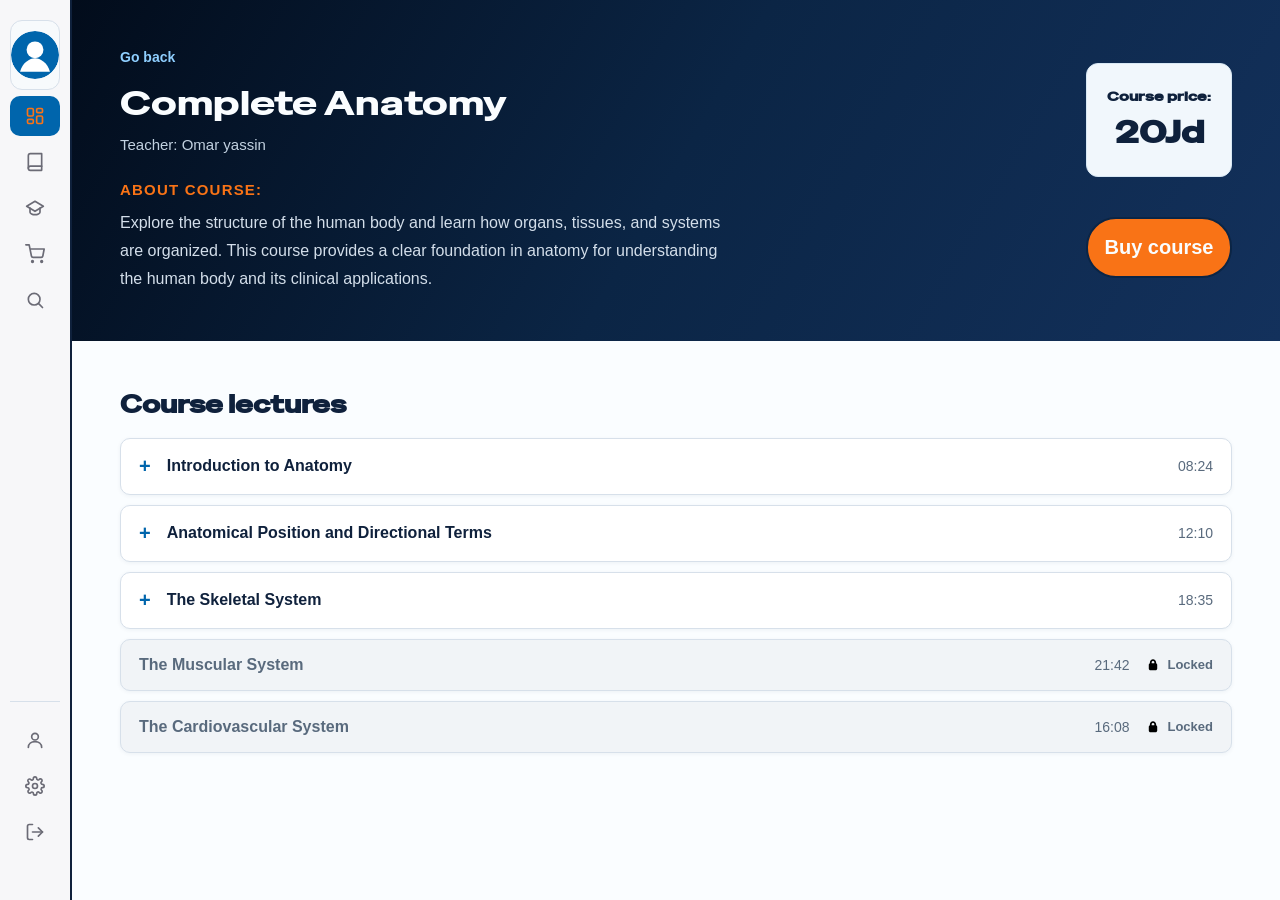
<file: index.html>
<!DOCTYPE html>
<html lang="en">
<head>
    <meta charset="UTF-8">
    <meta name="viewport" content="width=device-width, initial-scale=1.0">
    <title>Document</title>
        <link rel="preconnect" href="https://fonts.googleapis.com">
  <link rel="preconnect" href="https://fonts.gstatic.com" crossorigin>
  <link href="https://fonts.googleapis.com/css2?family=Baloo+Bhai+2:wght@400..800&family=SN+Pro:ital,wght@0,200..900;1,200..900&family=Special+Gothic+Expanded+One&display=swap" rel="stylesheet">
  <link rel="preconnect" href="https://fonts.googleapis.com">
<link rel="preconnect" href="https://fonts.gstatic.com" crossorigin>
<link href="https://fonts.googleapis.com/css2?family=Vina+Sans&display=swap" rel="stylesheet">
    <link rel="stylesheet" href="index.css"/>
</head>
<body>
    <aside class="sidebar">
    <h1>Logo</h1>
 
    <div class="student-info">
      <img src="data:image/svg+xml,%3Csvg xmlns='http://www.w3.org/2000/svg' viewBox='0 0 74 74'%3E%3Ccircle cx='37' cy='37' r='37' fill='%230065ac'/%3E%3Ccircle cx='37' cy='29' r='13' fill='%23ffffff'/%3E%3Cpath d='M14 63c3-14 15-21 23-21s20 7 23 21' fill='%23ffffff'/%3E%3C/svg%3E" alt="Student avatar" width="48" height="48">
      <div>
        <p>Student Name</p>
        <span>4th year at JU</span>
      </div>
    </div>
 
    <div class="nav-section">
      <p class="section-label">Overview</p>
      <a href="#" class="nav-item active">
        <svg class="icon" viewBox="0 0 24 24" fill="none" stroke="currentColor" stroke-width="2" stroke-linecap="round" stroke-linejoin="round"><rect x="3" y="3" width="7" height="9" rx="1.5"/><rect x="14" y="3" width="7" height="5" rx="1.5"/><rect x="14" y="12" width="7" height="9" rx="1.5"/><rect x="3" y="16" width="7" height="5" rx="1.5"/></svg>
        <span>Dashboard</span>
      </a>
      <a href="#" class="nav-item">
        <svg class="icon" viewBox="0 0 24 24" fill="none" stroke="currentColor" stroke-width="2" stroke-linecap="round" stroke-linejoin="round"><path d="M4 19.5A2.5 2.5 0 0 1 6.5 17H20"/><path d="M6.5 2H20v20H6.5A2.5 2.5 0 0 1 4 19.5v-15A2.5 2.5 0 0 1 6.5 2z"/></svg>
        <span>Courses</span>
      </a>
      <a href="#" class="nav-item">
        <svg class="icon" viewBox="0 0 24 24" fill="none" stroke="currentColor" stroke-width="2" stroke-linecap="round" stroke-linejoin="round"><path d="M22 10L12 4 2 10l10 6 10-6z"/><path d="M6 12v5c0 1.5 3 3 6 3s6-1.5 6-3v-5"/></svg>
        <span>My Courses</span>
      </a>
      <a href="#" class="nav-item">
        <svg class="icon" viewBox="0 0 24 24" fill="none" stroke="currentColor" stroke-width="2" stroke-linecap="round" stroke-linejoin="round"><circle cx="9" cy="21" r="1"/><circle cx="20" cy="21" r="1"/><path d="M1 1h4l2.7 13.4a2 2 0 0 0 2 1.6h9.7a2 2 0 0 0 2-1.6L23 6H6"/></svg>
        <span>Store</span>
      </a>
      <a href="#" class="nav-item">
        <svg class="icon" viewBox="0 0 24 24" fill="none" stroke="currentColor" stroke-width="2" stroke-linecap="round" stroke-linejoin="round"><circle cx="11" cy="11" r="7"/><path d="M21 21l-4.3-4.3"/></svg>
        <span>Research</span>
      </a>
    </div>
 
    <div class="nav-section settings">
      <p class="section-label">Settings</p>
      <a href="#" class="nav-item">
        <svg class="icon" viewBox="0 0 24 24" fill="none" stroke="currentColor" stroke-width="2" stroke-linecap="round" stroke-linejoin="round"><circle cx="12" cy="8" r="4"/><path d="M4 21c0-4.4 3.6-7 8-7s8 2.6 8 7"/></svg>
        <span>Account</span>
      </a>
      <a href="#" class="nav-item">
        <svg class="icon" viewBox="0 0 24 24" fill="none" stroke="currentColor" stroke-width="2" stroke-linecap="round" stroke-linejoin="round"><circle cx="12" cy="12" r="3"/><path d="M19.4 15a1.6 1.6 0 0 0 .3 1.8l.1.1a2 2 0 1 1-2.8 2.8l-.1-.1a1.6 1.6 0 0 0-1.8-.3 1.6 1.6 0 0 0-1 1.5V21a2 2 0 1 1-4 0v-.1a1.6 1.6 0 0 0-1-1.5 1.6 1.6 0 0 0-1.8.3l-.1.1a2 2 0 1 1-2.8-2.8l.1-.1a1.6 1.6 0 0 0 .3-1.8 1.6 1.6 0 0 0-1.5-1H3a2 2 0 1 1 0-4h.1a1.6 1.6 0 0 0 1.5-1 1.6 1.6 0 0 0-.3-1.8l-.1-.1a2 2 0 1 1 2.8-2.8l.1.1a1.6 1.6 0 0 0 1.8.3H9a1.6 1.6 0 0 0 1-1.5V3a2 2 0 1 1 4 0v.1a1.6 1.6 0 0 0 1 1.5 1.6 1.6 0 0 0 1.8-.3l.1-.1a2 2 0 1 1 2.8 2.8l-.1.1a1.6 1.6 0 0 0-.3 1.8V9a1.6 1.6 0 0 0 1.5 1H21a2 2 0 1 1 0 4h-.1a1.6 1.6 0 0 0-1.5 1z"/></svg>
        <span>Setting</span>
      </a>
      <a href="#" class="nav-item logout">
        <svg class="icon" viewBox="0 0 24 24" fill="none" stroke="currentColor" stroke-width="2" stroke-linecap="round" stroke-linejoin="round"><path d="M9 21H5a2 2 0 0 1-2-2V5a2 2 0 0 1 2-2h4"/><path d="M16 17l5-5-5-5"/><path d="M21 12H9"/></svg>
        <span>Logout</span>
      </a>
    </div>
  </aside>
   <main>
   
  <div class="course-details-container">
   
    <div class="course-info">
         <span>Go back</span>
       <h1>Complete Anatomy </h1>
       <h3>Teacher: Omar yassin</h3>
       <span>About Course:</span>
       <p>Explore the structure of the human body and learn how organs, tissues, and systems are organized. This course provides a clear foundation in anatomy for understanding the human body and its clinical applications.</p>
    </div>
    <div class="pricing">
<div class="course-pricing">
        <span>Course price:</span>
        <p>20Jd</p>
        
    </div>
    <button>Buy course</button>
    </div>
    

  </div>

  <section class="lectures" aria-labelledby="lectures-title">
    <h2 id="lectures-title">Course lectures</h2>
    <ol class="lecture-list">
      <li>
        <details class="lecture-item">
          <summary>
            <span class="lecture-title">Introduction to Anatomy</span>
            <span class="lecture-duration">08:24</span>
          </summary>
          <div class="lecture-placeholder">
            <div class="lecture-video">
              <iframe src="https://player.mediadelivery.net/embed/770212/6e9c406a-a781-4cb7-b6bf-0296bac63363?autoplay=false&amp;loop=false&amp;muted=false&amp;preload=true&amp;responsive=true" loading="lazy" allow="accelerometer;gyroscope;autoplay;encrypted-media;picture-in-picture;fullscreen;" allowfullscreen title="Introduction to Anatomy lecture video"></iframe>
            </div>
          </div>
        </details>
      </li>
      <li>
        <details class="lecture-item">
          <summary>
            <span class="lecture-title">Anatomical Position and Directional Terms</span>
            <span class="lecture-duration">12:10</span>
          </summary>
          <p class="lecture-placeholder">Lecture content placeholder.</p>
        </details>
      </li>
      <li>
        <details class="lecture-item">
          <summary>
            <span class="lecture-title">The Skeletal System</span>
            <span class="lecture-duration">18:35</span>
          </summary>
          <p class="lecture-placeholder">Lecture content placeholder.</p>
        </details>
      </li>
      <li>
        <div class="lecture-item lecture-locked" aria-label="The Muscular System, locked">
          <div class="lecture-row">
            <span class="lecture-title">The Muscular System</span>
            <span class="lecture-duration">21:42</span>
            <span class="lecture-lock"><img class="lecture-lock-icon" src="icons8-lock.svg" alt="">Locked</span>
          </div>
        </div>
      </li>
      <li>
        <div class="lecture-item lecture-locked" aria-label="The Cardiovascular System, locked">
          <div class="lecture-row">
            <span class="lecture-title">The Cardiovascular System</span>
            <span class="lecture-duration">16:08</span>
            <span class="lecture-lock"><img class="lecture-lock-icon" src="icons8-lock.svg" alt="">Locked</span>
          </div>
        </div>
      </li>
    </ol>
  </section>
   </main>
</body>
</html>
</file>
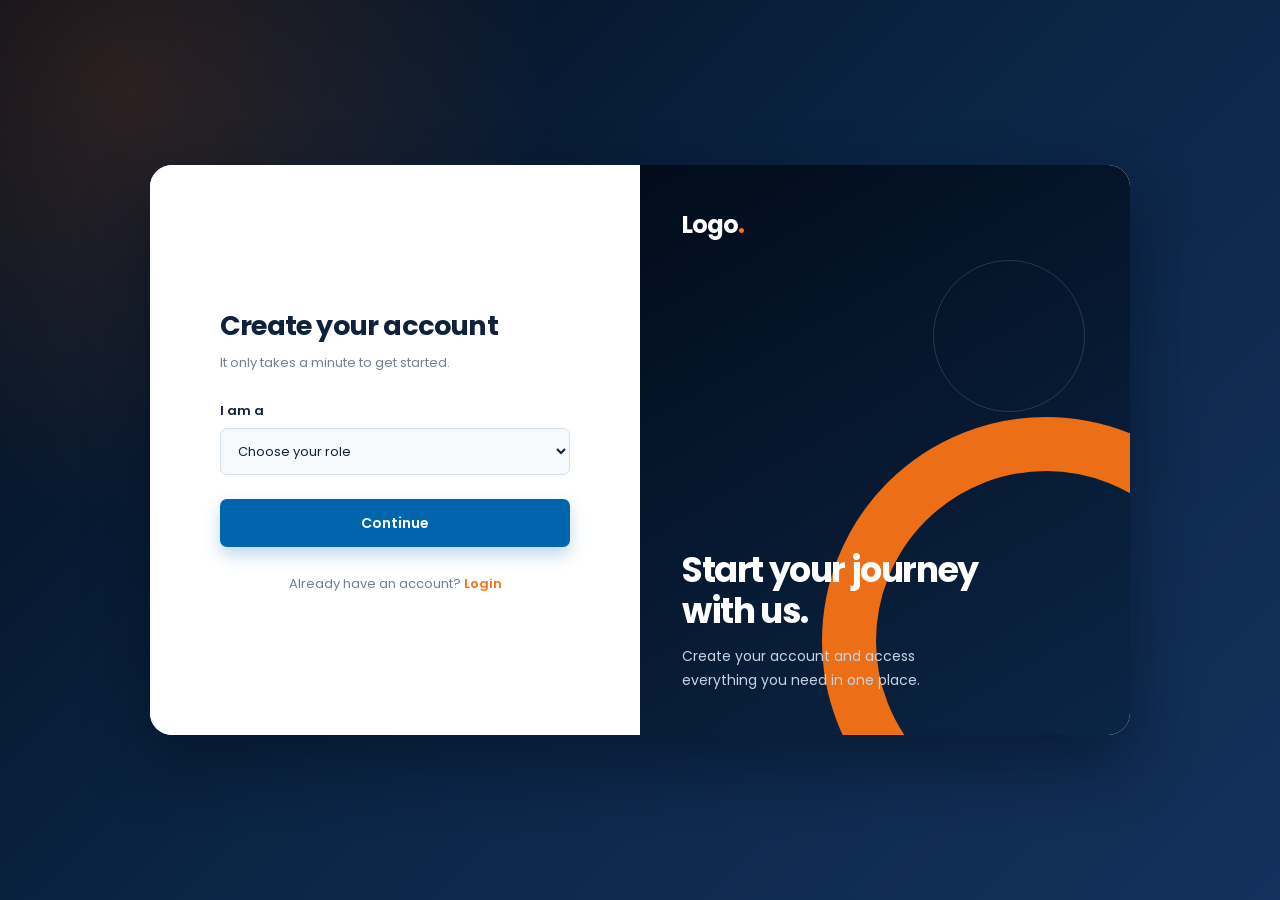
<file: anything.html>
<!DOCTYPE html>
<html lang="en">
<head>
  <meta charset="UTF-8">
  <meta name="viewport" content="width=device-width, initial-scale=1.0">
  <title>Create account</title>

  <link rel="preconnect" href="https://fonts.googleapis.com">
  <link rel="preconnect" href="https://fonts.gstatic.com" crossorigin>
  <link href="https://fonts.googleapis.com/css2?family=Poppins:wght@400;500;600;700&display=swap" rel="stylesheet">

  <style>
    :root {
      --orange: #f97316;
      --blue: #0065ac;
      --navy: #0f213c;
      --darkest: #020c1b;
      --dark-blue: #0b2545;
      --mid-blue: #13315c;
      --error: #e11d48;
    }

    * {
      box-sizing: border-box;
    }

    body {
      min-height: 100vh;
      margin: 0;
      padding: 24px;
      display: grid;
      place-items: center;
      font-family: "Poppins", sans-serif;
      background:
        radial-gradient(circle at 10% 10%, rgba(249, 115, 22, 0.16), transparent 30%),
        linear-gradient(135deg, var(--darkest), var(--dark-blue), var(--mid-blue));
    }

    .layout {
      width: min(980px, 100%);
      min-height: 570px;
      display: grid;
      grid-template-columns: 1fr 1fr;
      overflow: hidden;
      border-radius: 22px;
      background: white;
      box-shadow: 0 28px 65px rgba(2, 12, 27, 0.48);
    }

    /* Left side: sign-up form */
    .signup-area {
      display: flex;
      align-items: center;
      padding: 42px;
      background: #ffffff;
    }

    form {
      width: 100%;
      max-width: 350px;
      margin: auto;
    }

    h1 {
      margin: 0 0 7px;
      color: var(--navy);
      font-size: 27px;
      letter-spacing: -0.8px;
    }

    .subtitle {
      margin: 0 0 28px;
      color: #718096;
      font-size: 13px;
    }

    .step {
      display: none;
    }

    .step.active {
      display: block;
    }

    .field {
      margin-bottom: 18px;
    }

    label {
      display: block;
      margin-bottom: 7px;
      color: var(--navy);
      font-size: 13px;
      font-weight: 600;
    }

    input,
    select {
      width: 100%;
      height: 47px;
      padding: 0 13px;
      border: 1px solid #d7e0ea;
      border-radius: 7px;
      background: #f7fafc;
      color: var(--navy);
      font: inherit;
      font-size: 13px;
      outline: none;
      transition: 0.2s ease;
    }

    select {
      cursor: pointer;
    }

    input::placeholder {
      color: #a7b3c2;
    }

    input:focus,
    select:focus {
      border-color: var(--blue);
      background: white;
      box-shadow: 0 0 0 4px rgba(0, 101, 172, 0.14);
    }

    .password-box {
      position: relative;
    }

    .password-box input {
      padding-right: 58px;
    }

    .show-password {
      position: absolute;
      top: 50%;
      right: 10px;
      padding: 5px;
      border: 0;
      color: var(--blue);
      background: transparent;
      font: inherit;
      font-size: 12px;
      font-weight: 600;
      cursor: pointer;
      transform: translateY(-50%);
    }

    .actions {
      display: flex;
      gap: 10px;
      margin-top: 24px;
    }

    button {
      height: 48px;
      border: 0;
      border-radius: 7px;
      font: inherit;
      font-size: 14px;
      font-weight: 600;
      cursor: pointer;
      transition: 0.2s ease;
    }

    .primary-button {
      flex: 1;
      background: var(--blue);
      color: white;
      box-shadow: 0 8px 16px rgba(0, 101, 172, 0.25);
    }

    .primary-button:hover {
      background: #00538d;
      transform: translateY(-1px);
    }

    .back-button {
      width: 100px;
      border: 1px solid #d7e0ea;
      background: #ffffff;
      color: var(--navy);
    }

    .back-button:hover {
      border-color: var(--blue);
      color: var(--blue);
    }

    .login-link {
      margin: 27px 0 0;
      color: #718096;
      font-size: 13px;
      text-align: center;
    }

    .login-link a {
      color: var(--orange);
      font-weight: 600;
      text-decoration: none;
    }

    .login-link a:hover {
      color: var(--blue);
      text-decoration: underline;
    }

    .message {
      display: none;
      margin: 0 0 18px;
      padding: 10px 12px;
      border-radius: 6px;
      color: #b42318;
      background: #fff1f1;
      font-size: 12px;
    }

    .message.show {
      display: block;
    }

    /* Right side: logo and welcome content */
    .welcome-panel {
      position: relative;
      display: flex;
      flex-direction: column;
      justify-content: space-between;
      padding: 42px;
      overflow: hidden;
      color: white;
      background: linear-gradient(150deg, var(--darkest), var(--dark-blue));
    }

    .welcome-panel::before {
      content: "";
      position: absolute;
      width: 340px;
      height: 340px;
      right: -140px;
      bottom: -130px;
      border: 54px solid rgba(249, 115, 22, 0.95);
      border-radius: 50%;
    }

    .welcome-panel::after {
      content: "";
      position: absolute;
      width: 150px;
      height: 150px;
      top: 95px;
      right: 45px;
      border: 1px solid rgba(255, 255, 255, 0.14);
      border-radius: 50%;
    }

    .brand,
    .panel-copy {
      position: relative;
      z-index: 1;
    }

    .brand {
      color: white;
      font-size: 24px;
      font-weight: 700;
      letter-spacing: -1px;
    }

    .brand span {
      color: var(--orange);
    }

    .panel-copy h2 {
      max-width: 300px;
      margin: 0 0 14px;
      font-size: 35px;
      line-height: 1.18;
      letter-spacing: -1.4px;
    }

    .panel-copy p {
      max-width: 300px;
      margin: 0;
      color: #c5d5e4;
      font-size: 14px;
      line-height: 1.7;
    }

    @media (max-width: 720px) {
      .layout {
        max-width: 430px;
        grid-template-columns: 1fr;
      }

      .welcome-panel {
        order: -1;
        min-height: 190px;
        padding: 28px;
      }

      .panel-copy h2 {
        margin-top: 28px;
        font-size: 25px;
      }

      .panel-copy p {
        display: none;
      }

      .signup-area {
        padding: 34px 26px;
      }
    }
  </style>
</head>

<body>
  <main class="layout">
    <!-- Left: sign-up form -->
    <section class="signup-area">
      <form id="signup-form" novalidate>
        <h1>Create your account</h1>
        <p class="subtitle">It only takes a minute to get started.</p>

        <p class="message" id="message"></p>

        <!-- First step -->
        <div class="step active" id="step1">
          <div class="field">
            <label for="role">I am a</label>
            <select id="role">
              <option value="" selected disabled>Choose your role</option>
              <option value="Student">Student</option>
              <option value="Lecturer">Lecturer</option>
            </select>
          </div>

          <div id="student-info" style="display: none;">
            <div class="field">
              <label for="university">University</label>
              <select id="university">
                <option value="" selected disabled>Select your university</option>
                <option value="JU University">JU University</option>
                <option value="BAU University">BAU University</option>
                <option value="JUST University">JUST University</option>
                <option value="HU University">HU University</option>
              </select>
            </div>

            <div class="field">
              <label for="year">Current year</label>
              <select id="year">
                <option value="" selected disabled>Select your current year</option>
                <option value="1st Year">1st Year</option>
                <option value="2nd Year">2nd Year</option>
                <option value="3rd Year">3rd Year</option>
                <option value="4th Year">4th Year</option>
                <option value="5th Year">5th Year</option>
                <option value="6th Year">6th Year</option>
              </select>
            </div>
          </div>

          <div class="actions">
            <button class="primary-button" type="button" id="next-button">
              Continue
            </button>
          </div>
        </div>

        <!-- Second step -->
        <div class="step" id="step2">
          <div class="field">
            <label for="email">Email address</label>
            <input type="email" id="email" placeholder="you@example.com" autocomplete="email">
          </div>

          <div class="field">
            <label for="phone">Phone number</label>
            <input type="tel" id="phone" placeholder="+962 7X XXX XXXX" autocomplete="tel">
          </div>

          <div class="field">
            <label for="password">Password</label>
            <div class="password-box">
              <input type="password" id="password" placeholder="Create a password" autocomplete="new-password">
              <button class="show-password" type="button" data-target="password">Show</button>
            </div>
          </div>

          <div class="field">
            <label for="confirm-password">Confirm password</label>
            <div class="password-box">
              <input type="password" id="confirm-password" placeholder="Confirm your password" autocomplete="new-password">
              <button class="show-password" type="button" data-target="confirm-password">Show</button>
            </div>
          </div>

          <div class="actions">
            <button class="back-button" type="button" id="back-button">Back</button>
            <button class="primary-button" type="submit">Create account</button>
          </div>
        </div>

        <p class="login-link">
          Already have an account?
          <a href="#">Login</a>
        </p>
      </form>
    </section>

    <!-- Right: logo and design space -->
    <section class="welcome-panel">
      <div class="brand">Logo<span>.</span></div>

      <div class="panel-copy">
        <h2>Start your journey with us.</h2>
        <p>Create your account and access everything you need in one place.</p>
      </div>
    </section>
  </main>

  <script>
    const role = document.getElementById("role");
    const studentInfo = document.getElementById("student-info");
    const step1 = document.getElementById("step1");
    const step2 = document.getElementById("step2");
    const message = document.getElementById("message");

    function showMessage(text) {
      message.textContent = text;
      message.classList.add("show");
    }

    function clearMessage() {
      message.textContent = "";
      message.classList.remove("show");
    }

    role.addEventListener("change", () => {
      studentInfo.style.display = role.value === "Student" ? "block" : "none";
      clearMessage();
    });

    document.getElementById("next-button").addEventListener("click", () => {
      clearMessage();

      if (!role.value) {
        showMessage("Please select your role first.");
        return;
      }

      if (role.value === "Student") {
        const university = document.getElementById("university").value;
        const year = document.getElementById("year").value;

        if (!university || !year) {
          showMessage("Please complete your university information.");
          return;
        }
      }

      step1.classList.remove("active");
      step2.classList.add("active");
    });

    document.getElementById("back-button").addEventListener("click", () => {
      clearMessage();
      step2.classList.remove("active");
      step1.classList.add("active");
    });

    document.querySelectorAll(".show-password").forEach((button) => {
      button.addEventListener("click", () => {
        const input = document.getElementById(button.dataset.target);
        const hidden = input.type === "password";

        input.type = hidden ? "text" : "password";
        button.textContent = hidden ? "Hide" : "Show";
      });
    });

    document.getElementById("signup-form").addEventListener("submit", (event) => {
      event.preventDefault();
      clearMessage();

      const email = document.getElementById("email").value.trim();
      const phone = document.getElementById("phone").value.trim();
      const password = document.getElementById("password").value;
      const confirmPassword = document.getElementById("confirm-password").value;

      if (!email || !phone || !password || !confirmPassword) {
        showMessage("Please fill in all account details.");
        return;
      }

      if (!email.includes("@")) {
        showMessage("Please enter a valid email address.");
        return;
      }

      if (password.length < 6) {
        showMessage("Your password must be at least 6 characters.");
        return;
      }

      if (password !== confirmPassword) {
        showMessage("Passwords do not match.");
        return;
      }

      alert("Account created successfully!");
    });
  </script>
</body>
</html>
</file>
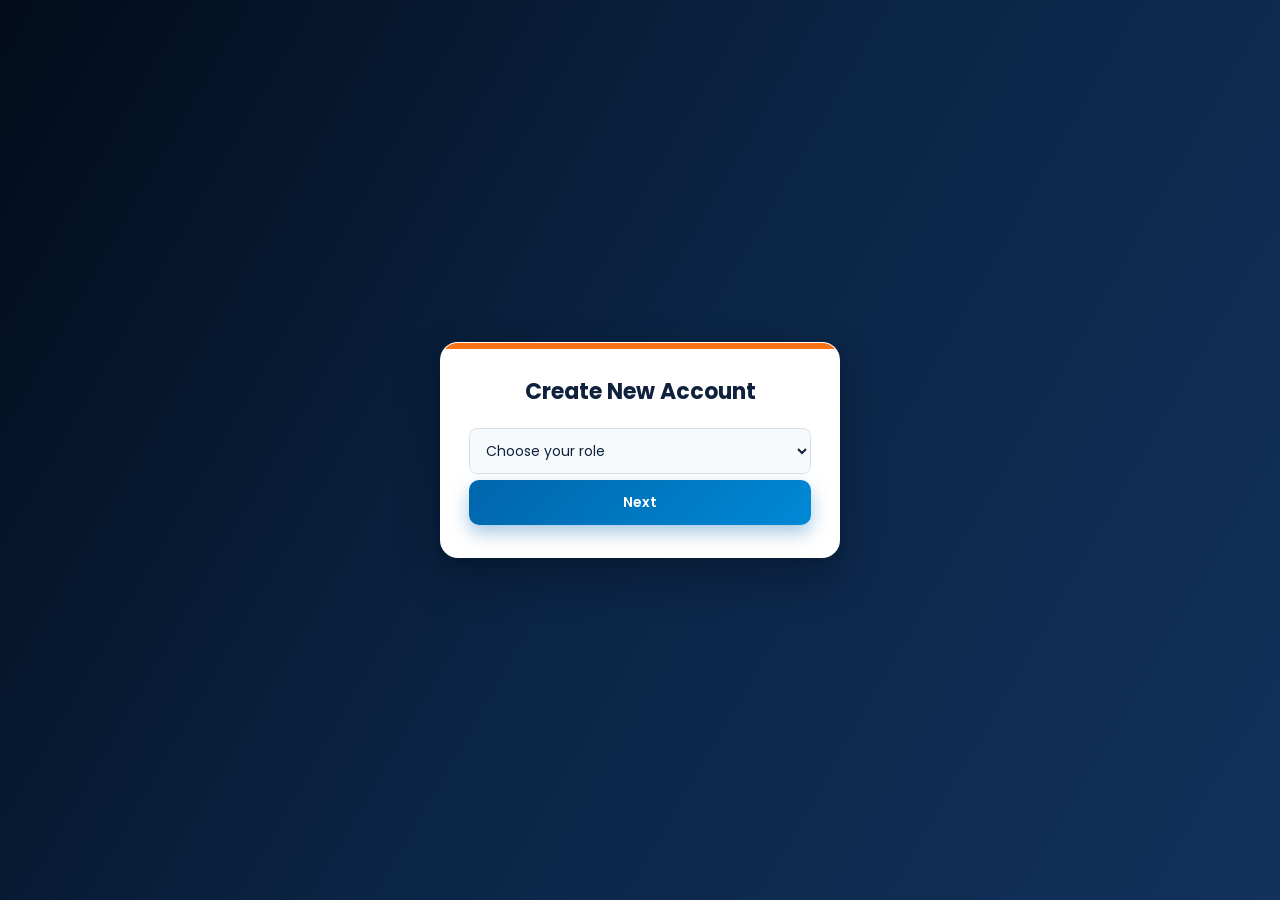
<file: register.html>
<!DOCTYPE html>
<html lang="en">
<head>
    <meta charset="UTF-8">
    <meta name="viewport" content="width=device-width, initial-scale=1.0">
    <title>Sign Up</title>

    <link rel="stylesheet" href="register.css">

    <link rel="preconnect" href="https://fonts.googleapis.com">
    <link rel="preconnect" href="https://fonts.gstatic.com" crossorigin>
    <link href="https://fonts.googleapis.com/css2?family=Baloo+Bhai+2:wght@400..800&family=SN+Pro:ital,wght@0,200..900;1,200..900&family=Special+Gothic+Expanded+One&family=Poppins:wght@400;600;700&display=swap" rel="stylesheet">

</head>

<body>

<form novalidate>

    <h1>Create New Account</h1>


    <!-- STEP 1 -->
    <div id="step1">

        <select id="role" onchange="isStudent()">
            <option value="" selected disabled hidden>
                Choose your role
            </option>

            <option value="Student">
                Student
            </option>

            <option value="Lecturer">
                Lecturer
            </option>
        </select>


        <div id="student-info" style="display:none;">

            <select id="university">
                <option value="" selected disabled hidden>
                    Study University
                </option>

                <option>
                    JU University
                </option>

                <option>
                    BAU University
                </option>

                <option>
                    JUST University
                </option>

                <option>
                    HU University
                </option>
            </select>


            <select id="year">
                <option value="" selected disabled hidden>
                    Current Year
                </option>

                <option>
                    1st Year
                </option>

                <option>
                    2nd Year
                </option>

                <option>
                    3rd Year
                </option>

                <option>
                    4th Year
                </option>

                <option>
                    5th Year
                </option>

                <option>
                    6th Year
                </option>

            </select>

        </div>


        <button type="button" onclick="nextStep()">
            Next
        </button>

    </div>



    <!-- STEP 2 -->
    <div id="step2" style="display:none;">


        <label>Email</label>
        <input required type="email" id="email">


        <label>Phone Number</label>
        <input type="tel" id="phone">


        <label>Password</label>
        <input type="password" id="password">


        <label>Confirm Password</label>
        <input type="password" id="confirmPassword">


        <button type="button" onclick="goToStep(1)">
            Go Back
        </button>


        <button type="button" onclick="submitForm()">
            Sign Up
        </button>


    </div>


</form>



<script>


function goToStep(step){

    const step1 = document.getElementById("step1");
    const step2 = document.getElementById("step2");


    if(step === 1){

        step1.style.display = "block";
        step2.style.display = "none";

    }
    else{

        step1.style.display = "none";
        step2.style.display = "block";

    }

}



function nextStep(){

    const role = document.getElementById("role").value;


    if(!role){

        alert("Please select your role first.");
        return;

    }


    if(role === "Student"){

        const university = document.getElementById("university").value;
        const year = document.getElementById("year").value;


        if(!university || !year){

            alert("Please complete your university information.");
            return;

        }

    }


    goToStep(2);

}




function isStudent(){

    const role = document.getElementById("role").value;
    const studentInfo = document.getElementById("student-info");


    if(role === "Student"){

        studentInfo.style.display = "block";

    }
    else{

        studentInfo.style.display = "none";

    }

}




function submitForm(){

    const email = document.getElementById("email").value;
    const phone = document.getElementById("phone").value;
    const password = document.getElementById("password").value;
    const confirmPassword = document.getElementById("confirmPassword").value;



    if(!email || !phone || !password || !confirmPassword){

        alert("Please fill all fields.");
        return;

    }



    if(password !== confirmPassword){

        alert("Passwords do not match.");
        return;

    }



    alert("Account created successfully!");

}


</script>


</body>
</html>
</file>
<file: index.css>
/* ==========================================================================
   1. Design Tokens / CSS Variables
   ========================================================================== */
:root {
  --secondary-color: #f97316;
  --accent-color: #0065ac;
  --text-color: #0f213c;
  --bg-color: #fafdff;
  --gradient-color: linear-gradient(120deg, #020c1b 0%, #0b2545 50%, #13315c 100%);
  --error-color: #e11d48;
  --border-color: #d7e0ea;
  --border-color-hover: #b7c4d4;
  --field-bg: #f7fafc;
  --placeholder-color: #a7b3c2;
}
 
/* ==========================================================================
   2. Base / Layout
   ========================================================================== */
body {
  min-height: 100vh;
  min-height: 100dvh;
  margin: 0;
  display: flex;
  background: var(--bg-color);
}

main {
  flex: 1;
  min-width: 0;
  min-height: 100vh;
  min-height: 100dvh;
  display: flex;
  flex-direction: column;
  align-items: flex-start;
}
 
.main{
margin: 10px;
 font-family: "Special Gothic Expanded One", sans-serif;
}

 
/* ==========================================================================
   3. Sidebar
   ========================================================================== */
.sidebar {
  width: 72px;
  min-height: 100vh;
  min-height: 100dvh;
  box-sizing: border-box;
  background: #F7F7F9;
  border-right: 2px solid var(--text-color);
  padding: 20px 10px;
  display: flex;
  flex-direction: column;
  overflow-y: auto;
  font-family: 'SN Pro', sans-serif;
  flex-shrink: 0;
  transition: width 0.2s ease;
}

.sidebar:hover,
.sidebar:focus-within {
  width: 250px;
}
 
.sidebar > h1 {
  display: none;
  margin: 0 0 20px 4px;
}

.sidebar:hover > h1,
.sidebar:focus-within > h1 {
  display: block;
}
 
/* --- Student info block --- */
.student-info {
  display: flex;
  align-items: center;
  justify-content: center;
  gap: 10px;
  padding: 10px;
  background: var(--field-bg);
  border: 1px solid var(--border-color);
  border-radius: 12px;
  font-family: 'SN Pro', sans-serif;
}

.student-info > div,
.section-label,
.nav-item span {
  display: none;
}

.sidebar:hover .student-info > div,
.sidebar:focus-within .student-info > div,
.sidebar:hover .section-label,
.sidebar:focus-within .section-label {
  display: block;
}

.sidebar:hover .nav-item span,
.sidebar:focus-within .nav-item span {
  display: inline;
}

.sidebar:hover .student-info,
.sidebar:focus-within .student-info {
  justify-content: flex-start;
}

.student-info img {
  width: 48px;
  height: 48px;
  border-radius: 50%;
  flex-shrink: 0;
}
 
.student-info p {
  margin: 0;
  font-family: "Special Gothic Expanded One", sans-serif;
  font-weight: 800;
  font-size: 13px;
  color: #0a0808;
}
 
.student-info span {
  font-family: 'SN Pro', sans-serif;
  font-size: 14px;
  color: #1a1616;
}
 
/* --- Nav sections --- */
.nav-section {
  margin-bottom: 28px;
}
 
.section-label {
  margin-top: 40px;
  margin-bottom: 8px;
  font-family: "Special Gothic Expanded One", sans-serif;
  font-size: 13px;
  text-transform: uppercase;
  letter-spacing: 0.05em;
  color: var(--secondary-color);
}
 
/* --- Nav items --- */
.nav-item {
  display: flex;
  align-items: center;
  justify-content: center;
  gap: 12px;
  margin-top: 6px;
  padding: 10px 12px;
  border-radius: 10px;
  color: #6B6B76;
  font-size: 16px;
  text-decoration: none;
  cursor: pointer;
  transition: background 0.15s ease, color 0.15s ease;
}

.sidebar:hover .nav-item,
.sidebar:focus-within .nav-item {
  justify-content: flex-start;
}
 
.nav-item:hover,
.nav-item.active {
  background-color: var(--accent-color);
  color: var(--secondary-color);
}
 
.nav-item.active {
  font-weight: 500;
}
 
.nav-item:focus-visible {
  outline: 2px solid var(--accent-color);
  outline-offset: 2px;
}
 
.nav-item.logout:hover,
.nav-item.logout:focus-visible {
  background-color: var(--error-color);
  color: #fff;
}
 
.icon {
  width: 20px;
  height: 20px;
  flex-shrink: 0;
  text-align: center;
}
 
.settings {
  margin-top: auto;
  padding-top: 12px;
  border-top: 1px solid var(--border-color);
}
 
.settings .section-label {
  margin-top: 16px;
}

.lectures {
  width: 100%;
  box-sizing: border-box;
  padding: clamp(24px, 4vw, 48px);
  color: var(--text-color);
  font-family: 'SN Pro', sans-serif;
}

.lectures h2 {
  margin: 0 0 18px;
  font-family: "Special Gothic Expanded One", sans-serif;
  font-size: 24px;
}

.lecture-list {
  display: grid;
  gap: 10px;
  margin: 0;
  padding: 0;
  list-style: none;
}

.lecture-item {
  overflow: hidden;
  background: #fff;
  border: 1px solid var(--border-color);
  border-radius: 10px;
  box-shadow: 0 1px 4px rgba(19, 49, 92, 0.06);
}

.lecture-item summary,
.lecture-row {
  display: flex;
  align-items: center;
  justify-content: space-between;
  gap: 16px;
  padding: 16px 18px;
}

.lecture-item summary {
  cursor: pointer;
  list-style: none;
}

.lecture-item summary::-webkit-details-marker {
  display: none;
}

.lecture-item summary::before {
  content: "+";
  color: var(--accent-color);
  font-size: 20px;
  font-weight: 700;
}

.lecture-item[open] summary::before {
  content: "\2212";
}

.lecture-title {
  flex: 1;
  font-weight: 600;
}

.lecture-lock {
  display: inline-flex;
  align-items: center;
  gap: 6px;
  flex-shrink: 0;
  color: #596a7d;
  font-size: 13px;
  font-weight: 600;
}

.lecture-lock-icon {
  width: 16px;
  height: 16px;
  flex-shrink: 0;
  fill: currentColor;
}

.lecture-locked {
  background: #f1f4f7;
  color: #596a7d;
}

.lecture-duration {
  flex-shrink: 0;
  color: #596a7d;
  font-size: 14px;
  font-variant-numeric: tabular-nums;
}

.lecture-placeholder {
  margin: 0;
  padding: 16px 18px 18px;
  color: #596a7d;
  line-height: 1.5;
}

.lecture-video {
  position: relative;
  width: 100%;
  aspect-ratio: 16 / 9;
  overflow: hidden;
  border-radius: 8px;
  background: #020c1b;
}

.lecture-video iframe {
  position: absolute;
  inset: 0;
  width: 100%;
  height: 100%;
  border: 0;
}

.course-details-container {
  width: 100%;
  min-width: 0;
  box-sizing: border-box;
  margin: 0;
  padding: clamp(20px, 4vw, 48px);
  display: flex;
  align-items: center;
  justify-content: space-between;
  gap: clamp(20px, 4vw, 48px);
  color: var(--bg-color);
  background: linear-gradient(120deg, #020c1b 0%, #0b2545 50%, #13315c 100%);
  border: 0;
  border-radius: 0;
  box-shadow: none;
}

.course-info {
  font-family: 'SN Pro', sans-serif;
  flex: 1;
  min-width: 0;
}

.course-info > span:first-child {
  display: inline-block;
  margin-bottom: 18px;
  color: #8fcfff;
  font-size: 14px;
  font-weight: 600;
}

.course-info h1 {
  margin: 0;
  color: var(--bg-color);
  font-family: "Special Gothic Expanded One", sans-serif;
  font-size: clamp(24px, 3vw, 34px);
  font-weight: 500;
  line-height: 1.2;
}

.course-info h3 {
  margin: 12px 0 28px;
  color: #c2d1e0;
  font-family: 'SN Pro', sans-serif;
  font-size: 15px;
  font-weight: 500;
}

.course-info > span:not(:first-child) {
  color: var(--secondary-color);
  font-size: 15px;
  font-weight: 700;
  letter-spacing: 0.08em;
  text-transform: uppercase;
}

.course-info p {
  max-width: 70ch;
  margin: 10px 0 0;
  color: #d3deea;
  font-size: 16px;
  line-height: 1.75;
}

.pricing{
display: flex;
flex-direction: column;
gap: 40px;

}

.pricing button{
  background-color: var(--secondary-color);
  border: none;
  padding: 17px 14px;
  font-family: 'SN Pro', sans-serif;
  font-weight: 800;
    font-size: 20px;
    border-radius: 30px;
    cursor: pointer;
border: #0b2545 solid 2px;
  transition: all 0.3s;
  cursor: pointer;
  background: var(--secondary-color);
  color: var(--bg-color);

}
.pricing button:hover{
  background: #000;
  color: white;
  font-size: 1.5em;
}


.course-pricing {

  min-width: 0;
  box-sizing: border-box;
  padding: 24px 20px;
  display: flex;
  flex-direction: column;
  align-items: center;
  gap: 8px;
  background: #f1f7fc;
  border: 1px solid #d8e8f4;
  border-radius: 12px;
  font-family: "Special Gothic Expanded One", sans-serif;
}

.course-pricing span {
  color: var(--text-color);
  font-size: 13px;
  font-weight: 600;
}

.course-pricing p {
  margin: 0;
  color: var(--text-color);
  font-size: 30px;
  font-weight: 600;
}

@media (max-width: 760px) {
  .course-details-container {
    flex-direction: column;
    align-items: stretch;
  }

  .course-pricing {
    flex-basis: auto;
    flex-direction: row;
    justify-content: space-between;
    padding: 16px 20px;
  }
}

@media (max-width: 420px) {
  .course-details-container {
    padding: 18px 14px;
  }

  .course-info h1 {
    overflow-wrap: anywhere;
  }
}
</file>
<file: register.css>
/* ============================
   1. Design Tokens
   ============================ */
:root {
  --secondary-color: #f97316;
  --accent-color: #0065ac;
  --text-color: #0f213c;
  --bg-color: #fafdff;
  --gradient-color: linear-gradient(120deg, #020c1b 0%, #0b2545 50%, #13315c 100%);
  --error-color: #e11d48;
  --border-color: #d7e0ea;
  --border-color-hover: #b7c4d4;
  --field-bg: #f7fafc;
  --placeholder-color: #a7b3c2;
}

/* ============================
   2. Reset
   ============================ */
* {
  box-sizing: border-box;
}

/* ============================
   3. Page Layout
   ============================ */
body {
  min-height: 100lvh;
  margin: 0;
  display: flex;
  justify-content: center;
  align-items: center;
  flex-direction: column;
  font-family: "Poppins", sans-serif;
  background: var(--gradient-color);
  background-attachment: fixed;
  padding: 20px;
}

/* ============================
   4. Form Card
   ============================ */
form {
  display: flex;
  flex-direction: column;
  width: 100%;
  max-width: 400px;
  padding: 32px 28px;
  border-radius: 18px;
  background: #ffffff;
  gap: 20px;
  color: var(--text-color);
  box-shadow:
    0 20px 40px rgba(2, 12, 27, 0.35),
    0 2px 8px rgba(2, 12, 27, 0.15),
    inset 0 1px 0 rgba(255, 255, 255, 0.6);
  position: relative;
  overflow: hidden;
  border: 1px solid rgba(255, 255, 255, 0.4);
}

form::before {
  content: "";
  position: absolute;
  top: 0;
  left: 0;
  right: 0;
  height: 6px;
  background: var(--secondary-color);
}

form h1 {
  margin: 0;
  font-size: 22px;
  font-weight: 700;
  text-align: center;
}

/* ============================
   5. Labels
   ============================ */
label {
  display: block;
  margin-bottom: 6px;
  font-size: 13px;
  font-weight: 600;
  color: var(--text-color);
}

/* ============================
   6. Inputs & Selects
   ============================ */
.input-wrap {
  position: relative;
  display: flex;
  align-items: center;
}

input,
select {
  width: 100%;
  background-color: var(--field-bg);
  border: 1px solid var(--border-color);
  border-radius: 8px;
  padding: 11px 12px;
  margin: 0;
  font-family: "Poppins", sans-serif;
  font-size: 14px;
  color: var(--text-color);
  transition: border-color 0.2s ease, box-shadow 0.2s ease, background-color 0.2s ease;
}

input::placeholder {
  color: var(--placeholder-color);
}

input:hover,
select:hover {
  border-color: var(--border-color-hover);
}

input:focus,
select:focus {
  outline: none;
  border-color: var(--accent-color);
  background-color: #ffffff;
  box-shadow: 0 0 0 4px hsla(206, 100%, 33%, 0.15);
}

input:invalid:not(:placeholder-shown) {
  border-color: var(--error-color);
  box-shadow: 0 0 0 4px rgba(225, 29, 72, 0.12);
}

/* ============================
   7. Buttons
   ============================ */
button {
  display: flex;
  justify-content: center;
  align-items: center;
  width: 100%;
  margin-top: 6px;
  padding: 12px 0;
  font-size: 14px;
  font-weight: 600;
  font-family: "Poppins", sans-serif;
  background: linear-gradient(135deg, var(--accent-color), #0089d6);
  border: none;
  border-radius: 10px;
  color: #fff;
  cursor: pointer;
  box-shadow: 0 8px 18px rgba(0, 101, 172, 0.35);
  transition: filter 0.2s ease, transform 0.2s ease, box-shadow 0.2s ease;
}

button:hover {
  filter: brightness(1.1);
  box-shadow: 0 10px 22px rgba(0, 101, 172, 0.45);
}

button:active {
  transform: scale(0.98);
  box-shadow: 0 4px 10px rgba(0, 101, 172, 0.3);
}

/* "Go Back" as a secondary/ghost button — pairs the two step-2 buttons visually */
button.secondary {
  background: transparent;
  color: var(--accent-color);
  box-shadow: none;
  border: 1px solid var(--border-color);
  margin-top: 0;
}

button.secondary:hover {
  background: var(--field-bg);
  filter: none;
  box-shadow: none;
}

/* ============================
   8. Step Visibility
   ============================ */
.step {
  display: flex;
  flex-direction: column;
  gap: 14px;
}

#step2,
#student-info {
  display: none;
}
</file>
